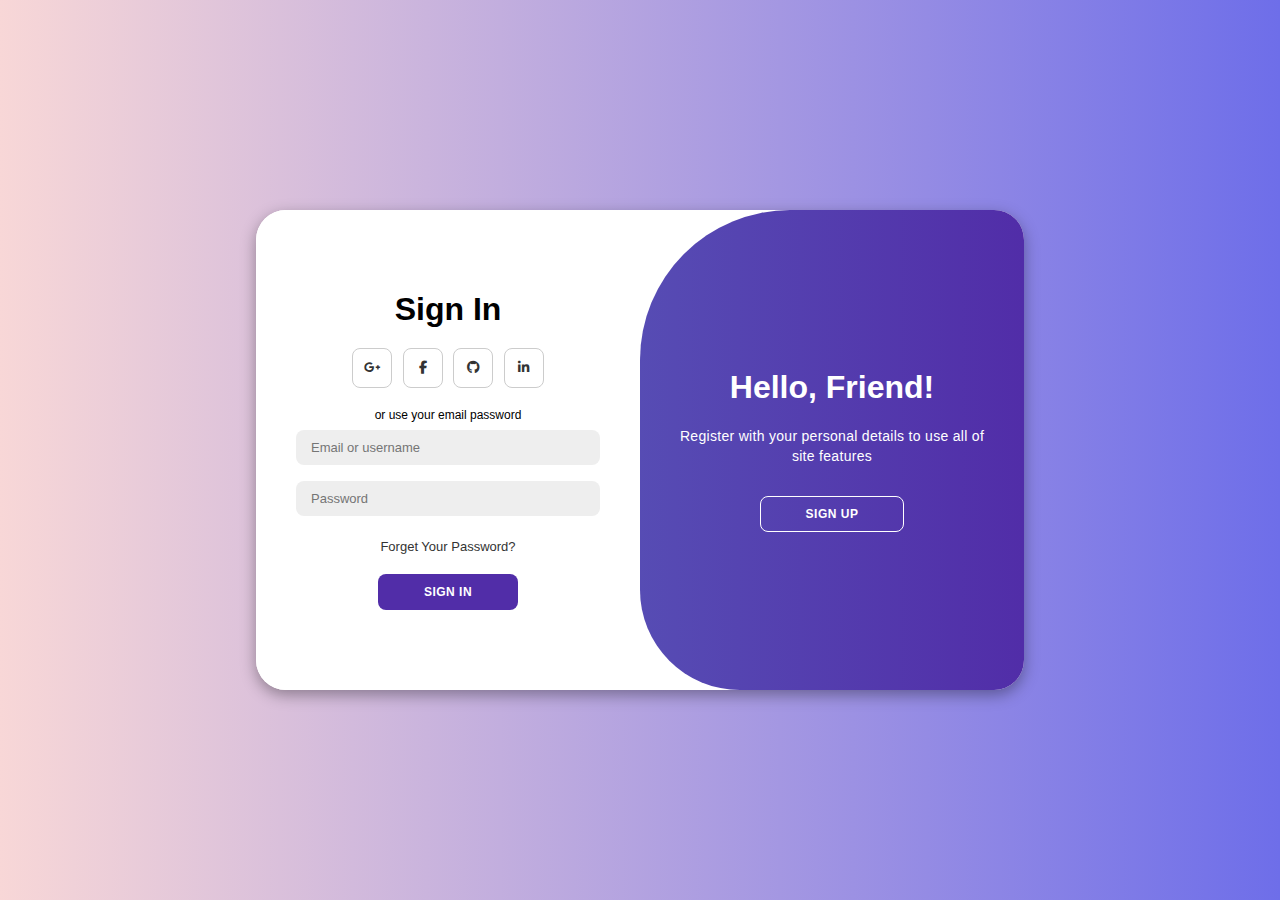
<file: index.html>
<!DOCTYPE html>
<html lang="en">

<head>
    <meta charset="UTF-8">
    <meta name="viewport" content="width=device-width, initial-scale=1.0">
    <link rel="stylesheet" href="https://cdnjs.cloudflare.com/ajax/libs/font-awesome/6.4.2/css/all.min.css">
    <link rel="stylesheet" href="style.css">
    <title>Modern Login Page </title>

    
</head>

<body>

    <div class="container" id="container">
        <div class="form-container sign-up">
            <form>
                <h1>Create Account</h1>
                <div class="social-icons">
                    <a href="#" class="icon"><i class="fa-brands fa-google-plus-g"></i></a>
                    <a href="#" class="icon"><i class="fa-brands fa-facebook-f"></i></a>
                    <a href="#" class="icon"><i class="fa-brands fa-github"></i></a>
                    <a href="#" class="icon"><i class="fa-brands fa-linkedin-in"></i></a>
                </div>
                <span>or use your email for registeration</span>
                <input type="text" placeholder="Name">
                <input type="email" placeholder="Email">
                <input type="password" placeholder="Password">
                <button>Sign Up</button>
            </form>
        </div>
        <div class="form-container sign-in">
            <form>
                <h1>Sign In</h1>
                <div class="social-icons">
                    <a href="https://google.com" class="icon"><i class="fa-brands fa-google-plus-g"></i></a>
                    <a href="https://facebook.com" class="icon"><i class="fa-brands fa-facebook-f"></i></a>
                    <a href="https://github.com" class="icon"><i class="fa-brands fa-github"></i></a>
                    <a href="https://linkedin.com" class="icon"><i class="fa-brands fa-linkedin-in"></i></a>
                </div>
                <span>or use your email password</span>
                <input type="email" placeholder="Email or username">
                <input type="password" placeholder="Password">
                <a href="#">Forget Your Password?</a>
                <button>Sign In</button>
            </form>
        </div>
        <div class="toggle-container">
            <div class="toggle">
                <div class="toggle-panel toggle-left">
                    <h1>Welcome Back!</h1>
                    <p>Enter your personal details to use all of site features</p>
                    <button class="hidden" id="login">Sign In</button>
                </div>
                <div class="toggle-panel toggle-right">
                    <h1>Hello, Friend!</h1>
                    <p>Register with your personal details to use all of site features</p>
                    <button class="hidden" id="register">Sign Up</button>
                </div>
            </div>
        </div>
    </div>
    <script>
        const container = document.getElementById('container');
        const registerBtn = document.getElementById('register');
        const loginBtn = document.getElementById('login');

        registerBtn.addEventListener('click', () => {
        container.classList.add("active");
        }
        );

        loginBtn.addEventListener('click', () => {
        container.classList.remove("active");
        });
    </script>

    
</body>

</html>
</file>
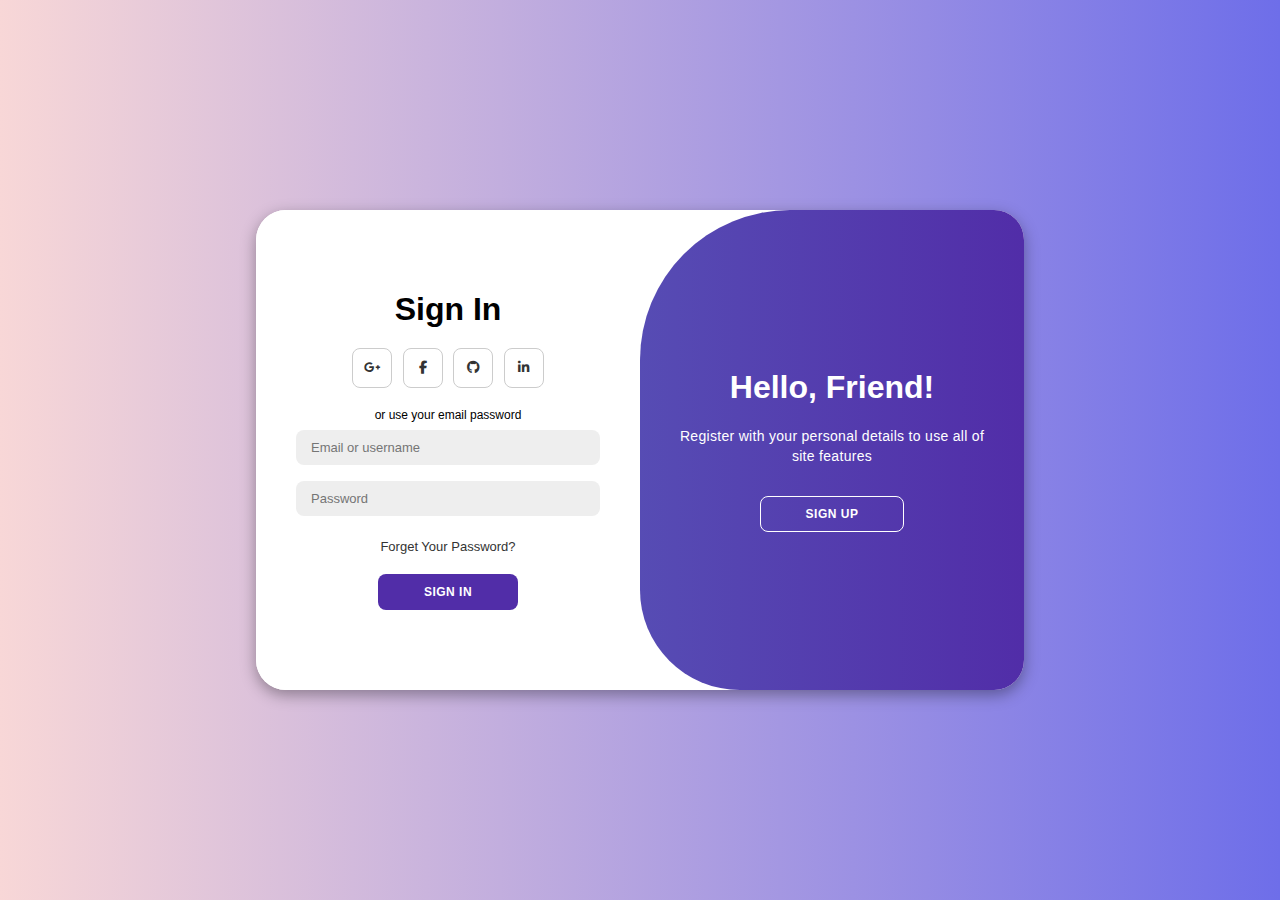
<file: loginindex.html>
<!DOCTYPE html>
<html lang="en">

<head>
    <meta charset="UTF-8">
    <meta name="viewport" content="width=device-width, initial-scale=1.0">
    <link rel="stylesheet" href="https://cdnjs.cloudflare.com/ajax/libs/font-awesome/6.4.2/css/all.min.css">
    <link rel="stylesheet" href="style.css">
    <title>Modern Login Page </title>

    
</head>

<body>

    <div class="container" id="container">
        <div class="form-container sign-up">
            <form>
                <h1>Create Account</h1>
                <div class="social-icons">
                    <a href="#" class="icon"><i class="fa-brands fa-google-plus-g"></i></a>
                    <a href="#" class="icon"><i class="fa-brands fa-facebook-f"></i></a>
                    <a href="#" class="icon"><i class="fa-brands fa-github"></i></a>
                    <a href="#" class="icon"><i class="fa-brands fa-linkedin-in"></i></a>
                </div>
                <span>or use your email for registeration</span>
                <input type="text" placeholder="Name">
                <input type="email" placeholder="Email">
                <input type="password" placeholder="Password">
                <button>Sign Up</button>
            </form>
        </div>
        <div class="form-container sign-in">
            <form>
                <h1>Sign In</h1>
                <div class="social-icons">
                    <a href="https://google.com" class="icon"><i class="fa-brands fa-google-plus-g"></i></a>
                    <a href="https://facebook.com" class="icon"><i class="fa-brands fa-facebook-f"></i></a>
                    <a href="https://github.com" class="icon"><i class="fa-brands fa-github"></i></a>
                    <a href="https://linkedin.com" class="icon"><i class="fa-brands fa-linkedin-in"></i></a>
                </div>
                <span>or use your email password</span>
                <input type="email" placeholder="Email or username">
                <input type="password" placeholder="Password">
                <a href="#">Forget Your Password?</a>
                <button>Sign In</button>
            </form>
        </div>
        <div class="toggle-container">
            <div class="toggle">
                <div class="toggle-panel toggle-left">
                    <h1>Welcome Back!</h1>
                    <p>Enter your personal details to use all of site features</p>
                    <button class="hidden" id="login">Sign In</button>
                </div>
                <div class="toggle-panel toggle-right">
                    <h1>Hello, Friend!</h1>
                    <p>Register with your personal details to use all of site features</p>
                    <button class="hidden" id="register">Sign Up</button>
                </div>
            </div>
        </div>
    </div>
    <script>
        const container = document.getElementById('container');
        const registerBtn = document.getElementById('register');
        const loginBtn = document.getElementById('login');

        registerBtn.addEventListener('click', () => {
        container.classList.add("active");
        }
        );

        loginBtn.addEventListener('click', () => {
        container.classList.remove("active");
        });
    </script>

    
</body>

</html>
</file>
<file: style.css>
*{
    margin: 0;
    padding: 0;
    box-sizing: border-box;
    font-family:'Lucida Sans', 'Lucida Sans Regular', 'Lucida Grande', 'Lucida Sans Unicode', Geneva, Verdana, sans-serif;
}

body{
    background-color: #c9d6ffce;
    background: linear-gradient(to right, rgb(248, 215, 215)
    , rgb(110, 110, 233));
    display: flex;
    align-items: center;
    justify-content: center;
    flex-direction: column;
    height: 100vh;
}

.container{
    background-color: #fff;
    border-radius: 30px;
    box-shadow: 0 5px 15px rgba(3, 3, 3, 0.35);
    position: relative;
    overflow: hidden;
    width: 768px;
    max-width: 100%;
    min-height: 480px;
}

.container p{
    font-size: 14px;
    line-height: 20px;
    letter-spacing: 0.3px;
    margin: 20px 0;
}

.container span{
    font-size: 12px;
}

.container a{
    color: #333;
    font-size: 13px;
    text-decoration: none;
    margin: 15px 0 10px;
}

.container button{
    background-color: #512da8;
    color: #fff;
    font-size: 12px;
    padding: 10px 45px;
    border: 1px solid transparent;
    border-radius: 8px;
    font-weight: 600;
    letter-spacing: 0.5px;
    text-transform: uppercase;
    margin-top: 10px;
    cursor: pointer;
}
.container button:hover{
    background-color:  #5210eb;
    box-shadow: 0 1px 3px rgb(22, 22, 22);
    
}

.container button.hidden{
    background-color: transparent;
    border-color: #fff;
}

.container form{
    background-color: #fff;
    display: flex;
    align-items: center;
    justify-content: center;
    flex-direction: column;
    padding: 0 40px;
    height: 100%;
}

.container input{
    background-color: #eee;
    border: none;
    margin: 8px 0;
    padding: 10px 15px;
    font-size: 13px;
    border-radius: 8px;
    width: 100%;
    outline: none;
}

.form-container{
    position: absolute;
    top: 0;
    height: 100%;
    transition: all 0.6s ease-in-out;
}

.sign-in{
    left: 0;
    width: 50%;
    z-index: 2;
}

.container.active .sign-in{
    transform: translateX(100%);
}

.sign-up{
    left: 0;
    width: 50%;
    opacity: 0;
    z-index: 1;
}

.container.active .sign-up{
    transform: translateX(100%);
    opacity: 1;
    z-index: 5;
    animation: move 0.6s;
}

@keyframes move{
    0%, 49.99%{
        opacity: 0;
        z-index: 1;
    }
    50%, 100%{
        opacity: 1;
        z-index: 5;
    }
}

.social-icons{
    margin: 20px 0;
}

.social-icons a{
    border: 1px solid #ccc;
    border-radius: 20%;
    display: inline-flex;
    justify-content: center;
    align-items: center;
    margin: 0 3px;
    width: 40px;
    height: 40px;
}

.toggle-container{
    position: absolute;
    top: 0;
    left: 50%;
    width: 50%;
    height: 100%;
    overflow: hidden;
    transition: all 0.6s ease-in-out;
    border-radius: 150px 0 0 100px;
    z-index: 1000;
}

.container.active .toggle-container{
    transform: translateX(-100%);
    border-radius: 0 150px 100px 0;
}

.toggle{
    background-color: #512da8;
    height: 100%;
    background: linear-gradient(to right, #5c6bc0, #512da8);
    color: #fff;
    position: relative;
    left: -100%;
    height: 100%;
    width: 200%;
    transform: translateX(0);
    transition: all 0.6s ease-in-out;
}

.container.active .toggle{
    transform: translateX(50%);
}

.toggle-panel{
    position: absolute;
    width: 50%;
    height: 100%;
    display: flex;
    align-items: center;
    justify-content: center;
    flex-direction: column;
    padding: 0 30px;
    text-align: center;
    top: 0;
    transform: translateX(0);
    transition: all 0.6s ease-in-out;
}

.toggle-left{
    transform: translateX(-200%);
}

.container.active .toggle-left{
    transform: translateX(0);
}

.toggle-right{
    right: 0;
    transform: translateX(0);
}

.container.active .toggle-right{
    transform: translateX(200%);
}
</file>
